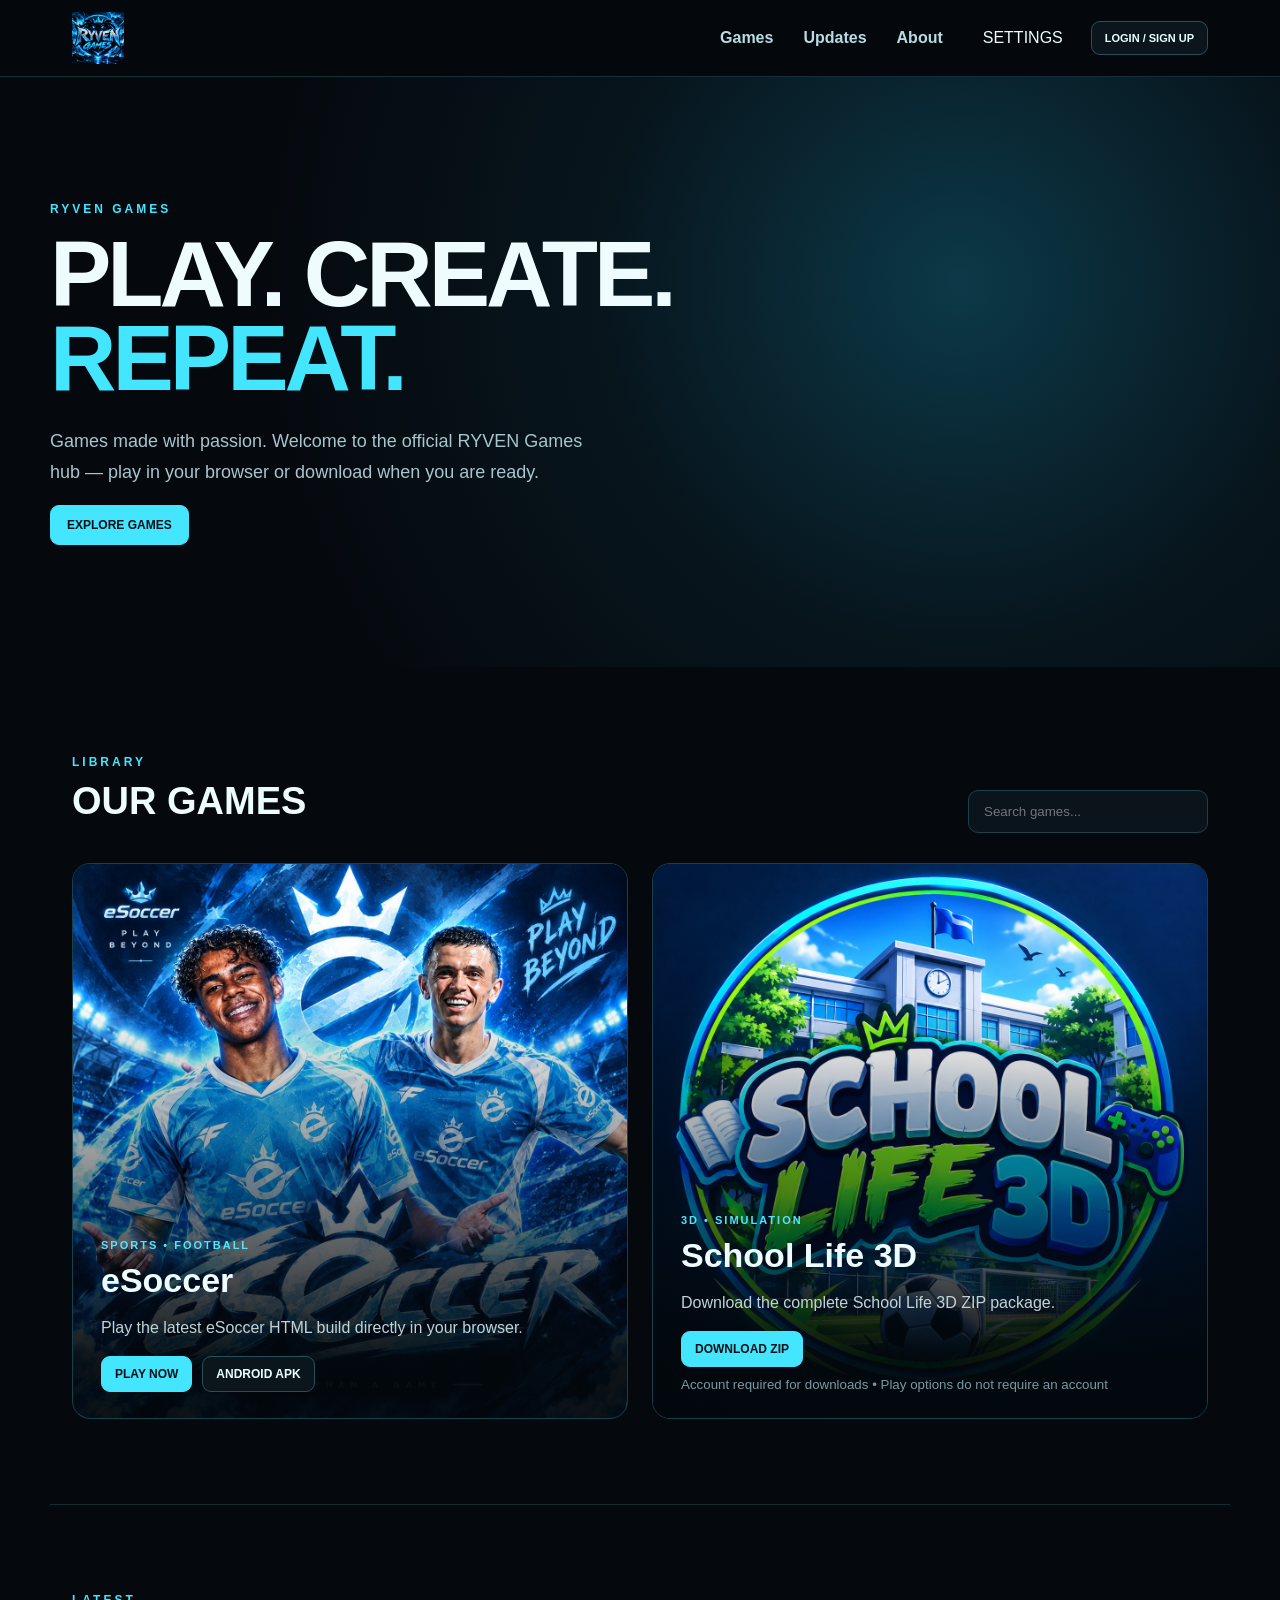
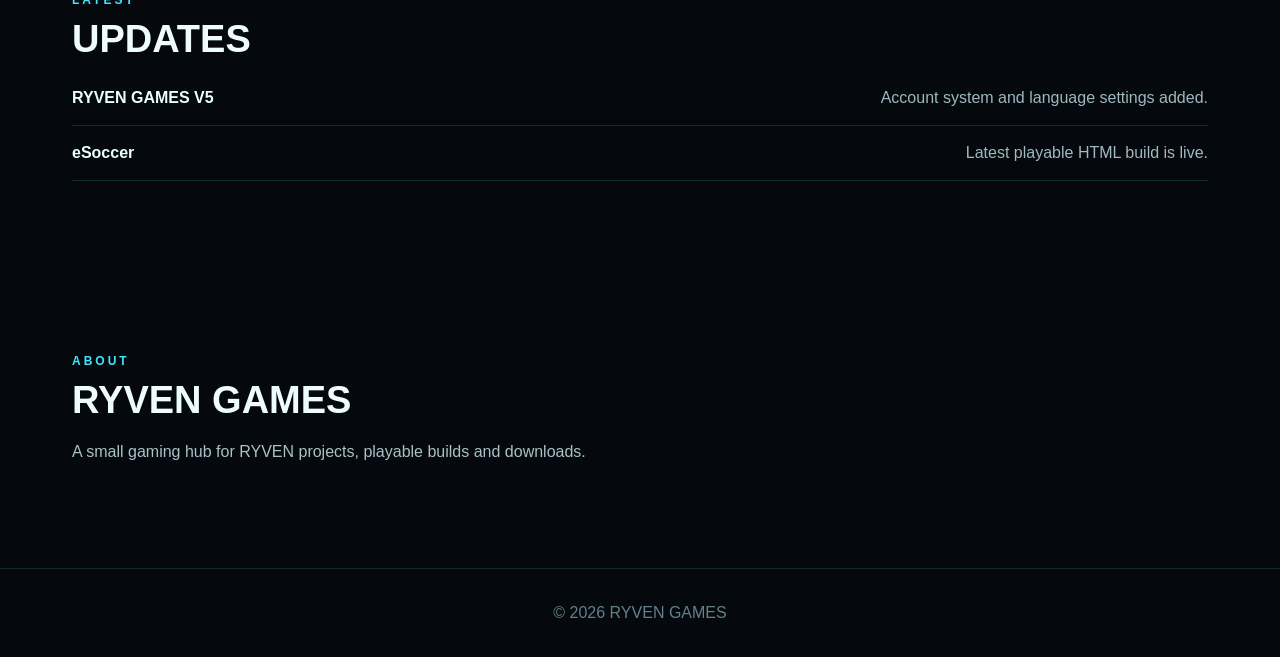
<file: index.html>
<!doctype html>
<html lang="en">
<head>
<meta charset="utf-8"><meta name="viewport" content="width=device-width,initial-scale=1">
<title>RYVEN GAMES</title><link rel="stylesheet" href="style.css">
</head>
<body>
<header><div class="nav"><a class="brand" href="#top"><img src="assets/ryven-games-logo.png" alt="RYVEN GAMES"></a><button class="menu" id="menu">☰</button><nav id="nav"><a href="#games" data-i18n="navGames">Games</a><a href="#updates" data-i18n="navUpdates">Updates</a><a href="#about" data-i18n="navAbout">About</a><button class="settings-nav" id="settingsBtn" type="button" data-i18n="settings">SETTINGS</button></nav><button class="account-btn" id="accountBtn">LOGIN / SIGN UP</button></div></header>
<main id="top">
<section class="hero"><div><span class="eyebrow">RYVEN GAMES</span><h1>PLAY. CREATE.<br><span>REPEAT.</span></h1><p data-i18n="heroText">Games made with passion. Welcome to the official RYVEN Games hub — play in your browser or download when you are ready.</p><a class="btn primary" href="#games" data-i18n="explore">EXPLORE GAMES</a></div></section>
<section class="section" id="games"><div class="section-head"><div><span class="eyebrow" data-i18n="library">LIBRARY</span><h2 data-i18n="ourGames">OUR GAMES</h2></div><input id="search" placeholder="Search games..." aria-label="Search games" data-i18n-placeholder="search"></div>
<div class="grid">
<article class="card" data-search="esoccer football soccer sports"><img src="assets/esoccer-cover.jpg" alt="eSoccer"><div class="shade"></div><div class="info"><span class="tag" data-i18n="sports">SPORTS • FOOTBALL</span><h3>eSoccer</h3><p data-i18n="esoccerDesc">Play the latest eSoccer HTML build directly in your browser.</p><div class="buttons"><a class="btn primary small" href="games/esoccer/index.html" data-i18n="playNow">PLAY NOW</a><a class="btn small" href="downloads/eSoccer.apk" data-download="downloads/eSoccer.apk" data-i18n="androidApk">ANDROID APK</a></div></div></article>
<article class="card" data-search="school life 3d school simulation"><img src="assets/school-life-3d-cover.png" alt="School Life 3D"><div class="shade"></div><div class="info"><span class="tag" data-i18n="simulation">3D • SIMULATION</span><h3>School Life 3D</h3><p data-i18n="schoolDesc">Download the complete School Life 3D ZIP package.</p><div class="buttons"><a class="btn primary small" href="https://uploadkon.ir/uploads/e61a01_26SCHOOL.zip" data-download="https://uploadkon.ir/uploads/e61a01_26SCHOOL.zip" data-i18n="downloadZip">DOWNLOAD ZIP</a></div><small class="note" data-i18n="accountNote">Account required for downloads • Play options do not require an account</small></div></div></article>
</div></section>
<section class="section updates" id="updates"><span class="eyebrow">LATEST</span><h2 data-i18n="updates">UPDATES</h2><div class="update"><b>RYVEN GAMES V5</b><span data-i18n="update1">Account system and language settings added.</span></div><div class="update"><b>eSoccer</b><span data-i18n="update2">Latest playable HTML build is live.</span></div></section>
<section class="section about" id="about"><span class="eyebrow">ABOUT</span><h2>RYVEN GAMES</h2><p data-i18n="aboutText">A small gaming hub for RYVEN projects, playable builds and downloads.</p></section>
</main>
<div class="modal" id="authModal" aria-hidden="true"><div class="auth-card"><button class="auth-close" id="authClose" aria-label="Close">×</button><span class="eyebrow">RYVEN ACCOUNT</span><h2 id="authTitle">Welcome back</h2><p class="auth-sub" id="authSub">Create an account or log in to download games.</p><form id="authForm"><label>Username<input id="authUsername" autocomplete="username" required></label><label id="emailWrap" style="display:none">Email<input id="authEmail" type="email" autocomplete="email"></label><label>Password<input id="authPassword" type="password" autocomplete="current-password" required></label><label id="confirmWrap" style="display:none">Confirm password<input id="authConfirm" type="password" autocomplete="new-password"></label><div id="authMessage" class="auth-message" aria-live="polite"></div><button class="btn primary auth-submit" id="authSubmit" type="submit">LOGIN</button></form><div class="auth-switch" id="authSwitch">Don't have an account? <button type="button" id="authSwitchBtn">Create an account</button></div><p class="auth-foot" id="authFoot">Your account is stored locally in this browser. This static website does not send passwords to a server.</p></div></div>
<div class="modal" id="settingsModal" aria-hidden="true"><div class="auth-card settings-card"><button class="auth-close" id="settingsClose" aria-label="Close">×</button><span class="eyebrow">RYVEN GAMES</span><h2 data-i18n="settings">SETTINGS</h2><div class="setting-row"><div><b data-i18n="language">Language</b><small data-i18n="languageDesc">Choose the website language.</small></div><select id="languageSelect"><option value="en">English</option><option value="fa">فارسی</option></select></div></div></div>
<footer>© 2026 RYVEN GAMES</footer>
<script src="script.js"></script>

<!-- Tawk.to Live Chat -->
<script type="text/javascript">
var Tawk_API=Tawk_API||{}, Tawk_LoadStart=new Date();
(function(){
var s1=document.createElement("script"),s0=document.getElementsByTagName("script")[0];
s1.async=true;
s1.src='https://embed.tawk.to/6abf7b7933d73f34c03ff7bf/1k3tvkmgq';
s1.charset='UTF-8';
s1.setAttribute('crossorigin','*');
s0.parentNode.insertBefore(s1,s0);
})();
</script>
</body></html>
</file>
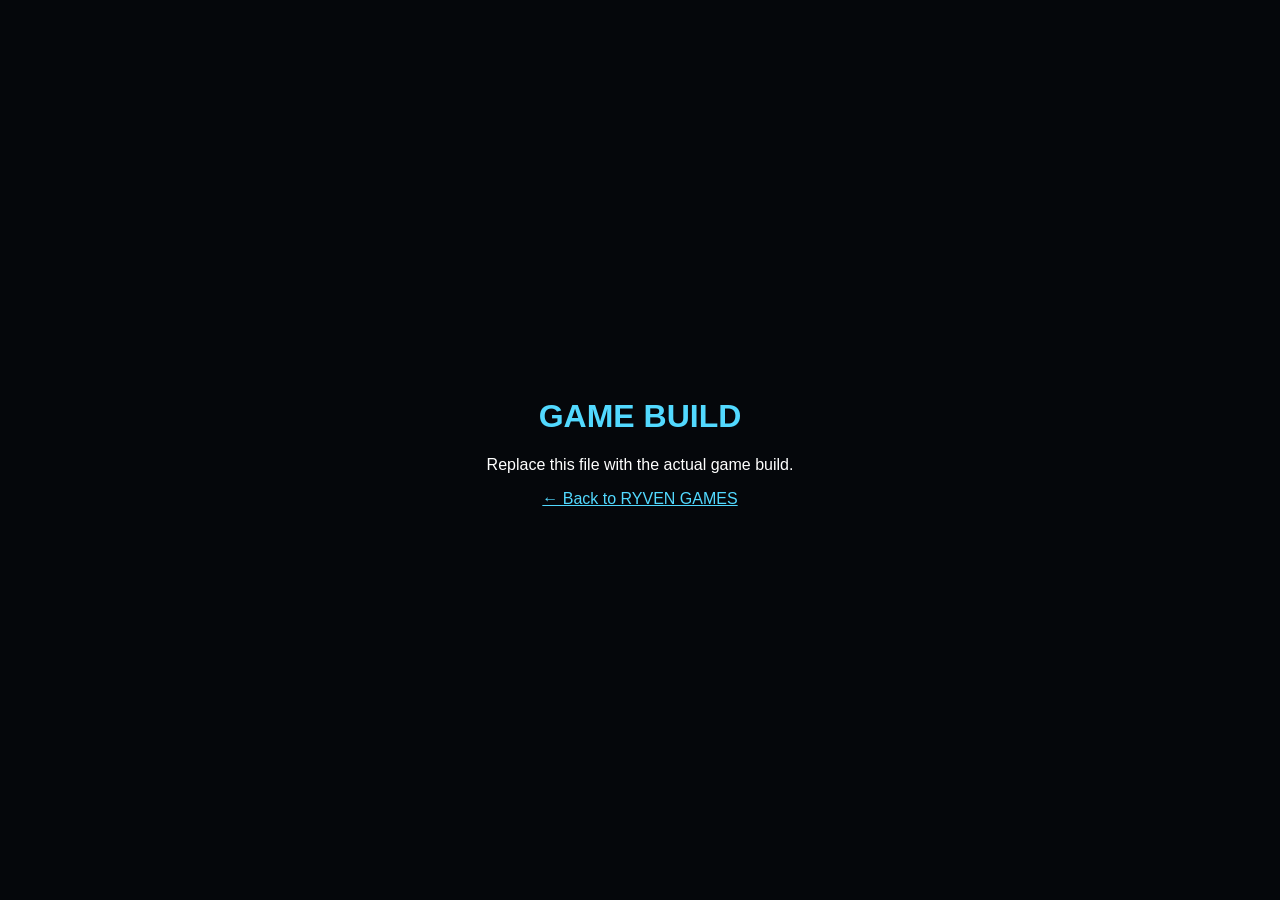
<file: games/school-life-3d/index.html>
<!doctype html>
<html lang="en"><head><meta charset="utf-8"><meta name="viewport" content="width=device-width,initial-scale=1">
<title>RYVEN GAMES</title><style>body{margin:0;background:#05070b;color:#fff;font:16px Arial;display:grid;place-items:center;height:100vh;text-align:center}h1{color:#52d9ff}</style></head>
<body><div><h1>GAME BUILD</h1><p>Replace this file with the actual game build.</p><p><a href="../../index.html" style="color:#52d9ff">← Back to RYVEN GAMES</a></p></div></body></html>
</file>
<file: style.css>
*{box-sizing:border-box}html{scroll-behavior:smooth}body{margin:0;background:#05080d;color:#eefcff;font-family:Arial,Helvetica,sans-serif}header{position:sticky;top:0;z-index:20;background:rgba(5,8,13,.88);backdrop-filter:blur(12px);border-bottom:1px solid #12303a}.nav{max-width:1180px;margin:auto;height:76px;padding:0 22px;display:flex;align-items:center;justify-content:space-between}.brand img{height:52px;width:auto;display:block}.nav nav{display:flex;gap:30px}.nav nav a{color:#b8dce3;text-decoration:none;font-weight:700}.nav nav a:hover{color:#54eaff}.menu{display:none;background:none;border:0;color:white;font-size:26px}.hero{min-height:590px;display:flex;align-items:center;padding:70px max(22px,calc((100% - 1180px)/2));background:radial-gradient(circle at 75% 35%,#0c3948 0,#07151d 35%,#05080d 70%)}.hero h1{font-size:clamp(50px,8vw,92px);line-height:.92;margin:15px 0 25px;letter-spacing:-4px}.hero h1 span{color:#43e5ff}.hero p{max-width:560px;color:#a7c5cc;font-size:18px;line-height:1.7}.eyebrow{color:#43e5ff;font-weight:800;letter-spacing:3px;font-size:12px}.section{max-width:1180px;margin:auto;padding:85px 22px}.section-head{display:flex;align-items:end;justify-content:space-between;gap:20px;margin-bottom:30px}.section h2{font-size:38px;margin:10px 0}.section-head input{background:#0b141b;border:1px solid #1b414c;border-radius:10px;color:#fff;padding:13px 15px;width:240px}.grid{display:grid;grid-template-columns:repeat(2,1fr);gap:24px}.card{position:relative;min-height:440px;overflow:hidden;border-radius:18px;border:1px solid #16404b;background:#091118}.card>img{width:100%;height:100%;min-height:440px;object-fit:cover;display:block}.shade{position:absolute;inset:0;background:linear-gradient(transparent 25%,rgba(2,7,11,.95) 90%)}.info{position:absolute;left:28px;right:28px;bottom:26px}.tag{font-size:11px;color:#51e5ff;font-weight:800;letter-spacing:2px}.info h3{font-size:34px;margin:8px 0}.info p{color:#c1d3d7;line-height:1.5}.buttons{display:flex;gap:10px;flex-wrap:wrap}.btn{display:inline-block;padding:12px 16px;border-radius:9px;border:1px solid #28505b;color:#eaffff;text-decoration:none;font-weight:800;font-size:12px;background:#0b151c}.btn.primary{background:#43e5ff;color:#031016;border-color:#43e5ff}.btn.small{padding:10px 13px}.note{display:block;color:#7899a1;margin-top:10px}.updates{border-top:1px solid #102d35}.update{display:flex;justify-content:space-between;gap:20px;padding:18px 0;border-bottom:1px solid #102d35;color:#9eb9c0}.update b{color:#eaffff}.about p{color:#a9c1c7;max-width:650px;line-height:1.8}footer{text-align:center;padding:35px;color:#62818a;border-top:1px solid #102d35}@media(max-width:760px){.nav nav{display:none;position:absolute;top:76px;left:0;right:0;background:#071017;padding:20px 22px;flex-direction:column}.nav nav.open{display:flex}.menu{display:block}.grid{grid-template-columns:1fr}.section-head{align-items:stretch;flex-direction:column}.section-head input{width:100%}.hero{min-height:520px}.update{flex-direction:column;gap:6px}}
.account-btn{border:1px solid #28505b;background:#0b151c;color:#eaffff;border-radius:9px;padding:10px 13px;font-size:11px;font-weight:800;cursor:pointer;white-space:nowrap}.account-btn:hover{border-color:#43e5ff;color:#43e5ff}.nav{gap:18px}.nav nav{margin-left:auto}.modal{position:fixed;inset:0;z-index:100;display:none;align-items:center;justify-content:center;padding:20px;background:rgba(0,0,0,.75);backdrop-filter:blur(8px)}.modal.show{display:flex}.modal-open{overflow:hidden}.auth-card{position:relative;width:min(440px,100%);background:#081118;border:1px solid #1b5361;border-radius:20px;padding:30px;box-shadow:0 20px 80px rgba(0,0,0,.55)}.auth-card h2{margin:10px 0 5px;font-size:30px}.auth-sub{color:#9eb9c0;line-height:1.5;margin:0 0 22px}.auth-close{position:absolute;right:15px;top:12px;background:none;border:0;color:#9eb9c0;font-size:30px;cursor:pointer}.auth-card label{display:block;color:#b8dce3;font-size:12px;font-weight:700;margin:12px 0}.auth-card input{display:block;width:100%;margin-top:7px;padding:13px;border-radius:9px;border:1px solid #234852;background:#050b10;color:#fff;outline:none}.auth-card input:focus{border-color:#43e5ff}.auth-submit{width:100%;margin-top:8px;cursor:pointer}.auth-message{min-height:20px;color:#ff8f8f;font-size:12px;margin:8px 0}.auth-message.success{color:#6ff0b0}.auth-switch{text-align:center;color:#9eb9c0;font-size:12px;margin-top:18px}.auth-switch button{border:0;background:none;color:#43e5ff;cursor:pointer;font-weight:800}.auth-foot{font-size:10px;color:#627f87;text-align:center;line-height:1.5;margin:18px 0 0}.btn{cursor:pointer}@media(max-width:900px){.account-btn{margin-left:auto}.nav nav{margin-left:0}}@media(max-width:760px){.account-btn{font-size:10px;padding:9px 10px}.brand img{height:46px}.nav{gap:8px}}
.settings-nav{background:none;border:0;color:inherit;font:inherit;cursor:pointer;padding:0;margin:0 10px}.settings-card{max-width:520px}.setting-row{display:flex;align-items:center;justify-content:space-between;gap:20px;padding:18px 0}.setting-row small{display:block;opacity:.7;margin-top:5px}.setting-row select{background:#111;color:#fff;border:1px solid #555;border-radius:10px;padding:10px 14px;font-size:15px}.auth-submit{cursor:pointer}.auth-switch button{background:none;border:0;color:#58d9ff;cursor:pointer;font:inherit;font-weight:700;padding:0}.auth-message{min-height:22px}.auth-message.success{color:#65e6a2}.auth-message.error{color:#ff7777}
html[dir="rtl"] body{text-align:right}html[dir="rtl"] .section-head,html[dir="rtl"] .setting-row{direction:rtl}html[dir="rtl"] .auth-card{text-align:right}html[dir="rtl"] .auth-close{left:18px;right:auto}
</file>
